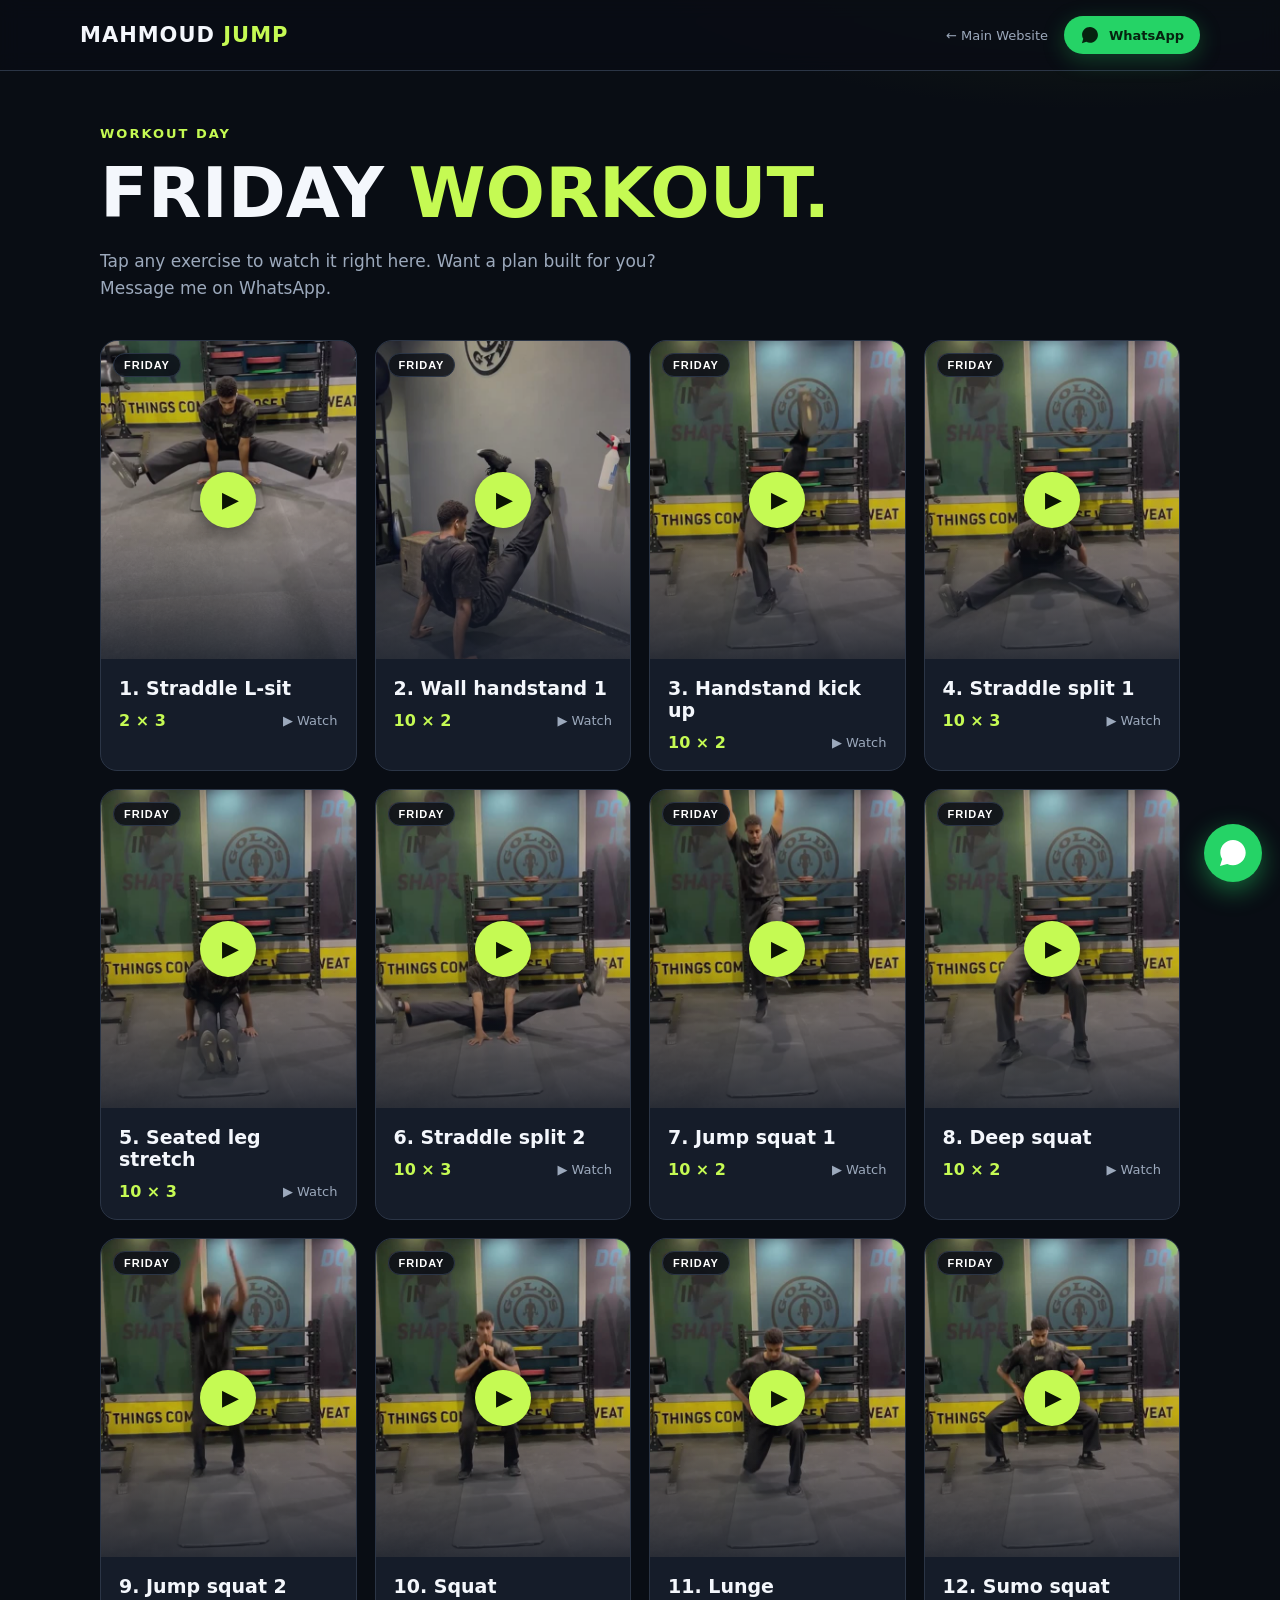
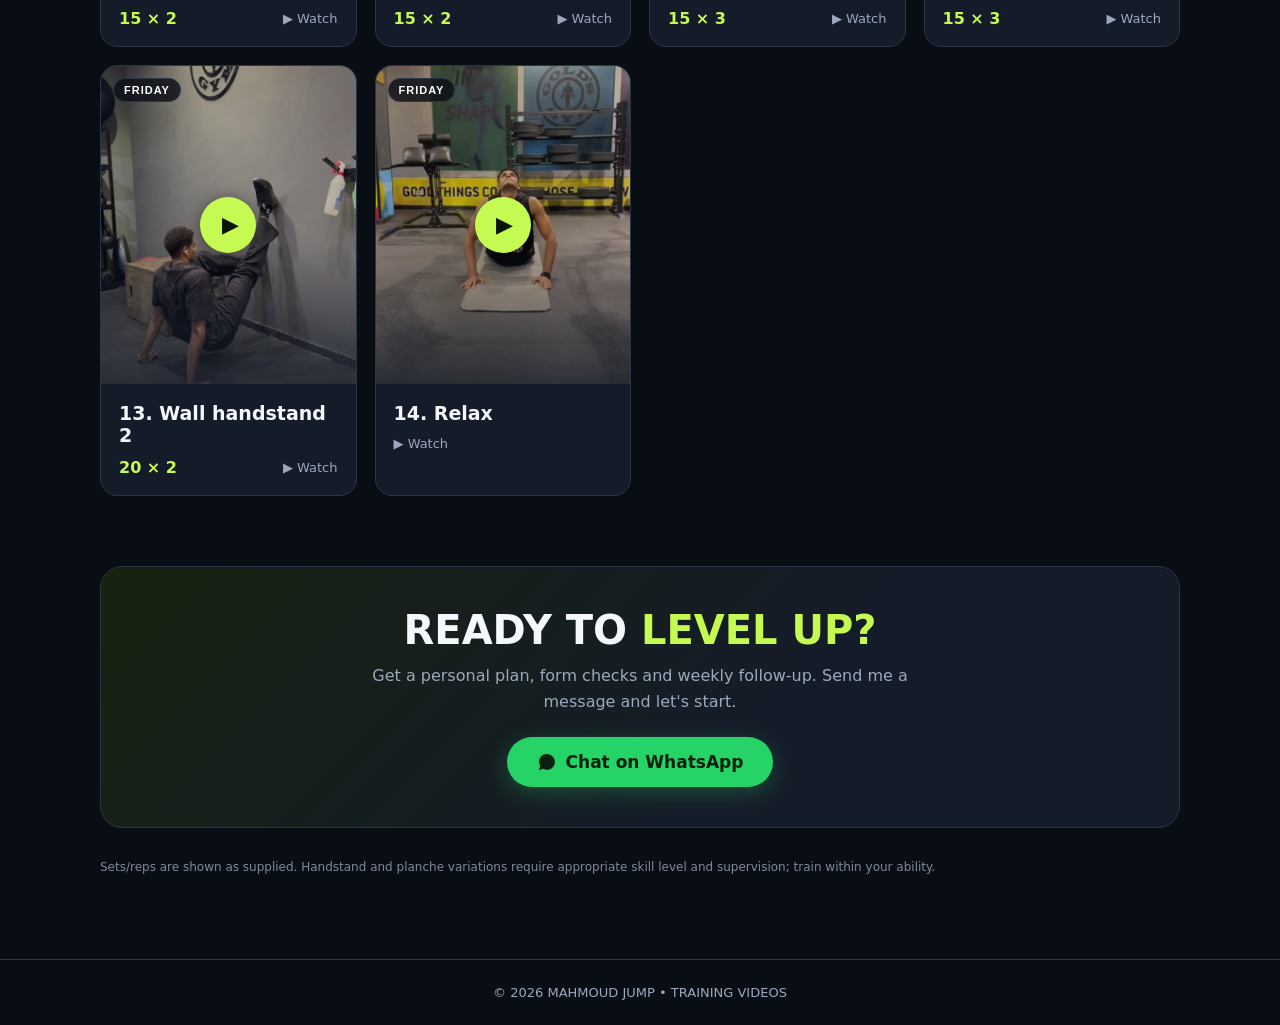
<file: index.html>
<!doctype html>
<html lang="en">
<head>
<meta charset="utf-8">
<meta name="viewport" content="width=device-width, initial-scale=1">
<title>MAHMOUD JUMP | Friday Workout</title>
<meta name="description" content="Friday workout videos by Mahmoud Jump with sets and reps. Online coaching on WhatsApp.">
<meta name="theme-color" content="#090d14">
<meta name="robots" content="index,follow">
<meta name="format-detection" content="telephone=no">
<meta property="og:type" content="website">
<meta name="twitter:card" content="summary">
<meta property="og:title" content="MAHMOUD JUMP | Friday Workout">
<meta property="og:description" content="Friday workout videos by Mahmoud Jump with sets and reps. Online coaching on WhatsApp.">
<link rel="icon" href="data:image/svg+xml,%3Csvg xmlns='http://www.w3.org/2000/svg' viewBox='0 0 100 100'%3E%3Crect width='100' height='100' rx='22' fill='%23090d14'/%3E%3Ctext x='50' y='68' font-size='56' font-weight='900' text-anchor='middle' fill='%23c5fa53' font-family='Arial'%3EMJ%3C/text%3E%3C/svg%3E">
<link rel="stylesheet" href="assets/style.css">
</head>
<body>
<noscript><p style="padding:20px;text-align:center">Please enable JavaScript to view the training videos.</p></noscript>
<script src="assets/app.js"></script>
<script>
// Friday workout. One line per exercise: [title, sets/reps (or '' for none), file name inside /videos and /posters]
// To add a video: put NAME.mp4 in /videos and NAME.jpg in /posters, then add a line:  ['Exercise name','5 × 3','NAME'],
MJ.mount({
day:'friday',
title:'Friday',
workouts:[
  ["Straddle L-sit", "2 × 3", "fri-straddle-l-sit"],
  ["Wall handstand 1", "10 × 2", "fri-wall-handstand-1"],
  ["Handstand kick up", "10 × 2", "fri-handstand-kick-up"],
  ["Straddle split 1", "10 × 3", "fri-straddle-split-1"],
  ["Seated leg stretch", "10 × 3", "fri-seated-leg-stretch"],
  ["Straddle split 2", "10 × 3", "fri-straddle-split-2"],
  ["Jump squat 1", "10 × 2", "fri-jump-squat-1"],
  ["Deep squat", "10 × 2", "fri-deep-squat"],
  ["Jump squat 2", "15 × 2", "fri-jump-squat-2"],
  ["Squat", "15 × 2", "fri-squat"],
  ["Lunge", "15 × 3", "fri-lunge"],
  ["Sumo squat", "15 × 3", "fri-sumo-squat"],
  ["Wall handstand 2", "20 × 2", "fri-wall-handstand-2"],
  ["Relax", "", "relax"]
]
});
</script>
</body>
</html>
</file>
<file: assets/style.css>
:root{color-scheme:dark;--bg:#090d14;--panel:#151c29;--line:#2b3546;--accent:#c5fa53;--muted:#9ca9bc;--wa:#25d366}
*{box-sizing:border-box}
html{scroll-behavior:smooth}
body{margin:0;background:radial-gradient(900px 400px at 85% -5%,#1b2a14 0,transparent 60%),var(--bg);color:#f4f7fc;font-family:Inter,system-ui,-apple-system,"Segoe UI",Arial,sans-serif;-webkit-font-smoothing:antialiased}
a{color:inherit;text-decoration:none}
header{position:sticky;top:0;z-index:20;padding:16px max(20px,calc((100vw - 1120px)/2));border-bottom:1px solid var(--line);display:flex;justify-content:space-between;align-items:center;gap:14px;background:#090d14e6;backdrop-filter:blur(10px)}
header strong{font-size:21px;letter-spacing:1px}
header strong span{color:var(--accent)}
.nav{display:flex;align-items:center;gap:16px}
.home{font-size:13px;color:var(--muted)}
.home:hover{color:#fff}
.btn{display:inline-flex;align-items:center;gap:9px;border-radius:999px;font-weight:800;padding:12px 22px;font-size:15px;transition:transform .15s,box-shadow .15s}
.btn:hover{transform:translateY(-2px)}
.btn-wa{background:var(--wa);color:#06220f;box-shadow:0 6px 22px #25d36644}
.btn-wa:hover{box-shadow:0 8px 28px #25d36677}
.btn-sm{padding:9px 16px;font-size:13px}
.btn svg{width:20px;height:20px;flex:none}
main{max-width:1120px;margin:auto;padding:55px 20px 70px}
.eyebrow{color:var(--accent);font-size:13px;font-weight:800;letter-spacing:2px}
h1{font-size:clamp(38px,6vw,70px);line-height:1.05;margin:16px 0}
h1 span{color:var(--accent)}
p{color:var(--muted);line-height:1.6}
.hero{margin-bottom:38px}
.hero p{max-width:620px;font-size:17px}
.hero .btn{margin-top:10px}
.tabs{display:flex;gap:10px;flex-wrap:wrap;margin-bottom:26px}
.tabs button{cursor:pointer;border:1px solid var(--line);background:var(--panel);color:#fff;padding:12px 20px;border-radius:999px;font-weight:700;font-size:15px;font-family:inherit;transition:.15s}
.tabs button:hover{border-color:var(--accent)}
.tabs button.active{background:var(--accent);color:#0c1204;border-color:var(--accent)}
.grid{display:grid;grid-template-columns:repeat(auto-fill,minmax(235px,1fr));gap:18px}
.card{border:1px solid var(--line);background:var(--panel);border-radius:17px;overflow:hidden;transition:transform .2s,border-color .2s}
.card:hover{transform:translateY(-4px);border-color:#47557066}
.thumb{position:relative;aspect-ratio:4/5;background:#202a3b;display:flex;align-items:center;justify-content:center;cursor:pointer;width:100%;border:0;padding:0;color:var(--accent);overflow:hidden}
.thumb img{width:100%;height:100%;object-fit:cover;position:absolute;inset:0;opacity:.82;transition:.3s}
.card:hover .thumb img{opacity:1;transform:scale(1.04)}
.thumb::after{content:"";position:absolute;inset:auto 0 0 0;height:45%;background:linear-gradient(transparent,#151c29cc)}
.play{z-index:1;background:var(--accent);color:#0b1303;border-radius:50%;width:56px;height:56px;display:grid;place-items:center;font-size:22px;padding-left:4px;box-shadow:0 4px 20px #0008;transition:transform .2s}
.card:hover .play{transform:scale(1.1)}
.badge{position:absolute;z-index:2;top:12px;left:12px;background:#090d14cc;border:1px solid var(--line);color:#fff;font-size:11px;font-weight:800;letter-spacing:1px;padding:5px 10px;border-radius:999px;backdrop-filter:blur(6px)}
.soon{cursor:default}
.soon .play{display:none}
.soon-label{z-index:1;font-weight:800;letter-spacing:1px;color:var(--muted);font-size:14px;text-align:center;padding:0 16px}
.content{padding:18px}
.content h3{margin:0 0 12px;font-size:19px}
.meta{display:flex;justify-content:space-between;align-items:center;gap:10px}
.dose{font-weight:800;color:var(--accent)}
.watch{font-size:13px;color:var(--muted)}
.cta{margin-top:70px;border:1px solid var(--line);background:linear-gradient(135deg,#17220f,#151c29 60%);border-radius:22px;padding:40px 28px;text-align:center}
.cta h2{margin:0 0 10px;font-size:clamp(26px,4vw,40px)}
.cta h2 span{color:var(--accent)}
.cta p{max-width:560px;margin:0 auto 22px}
.cta .btn{font-size:17px;padding:15px 30px}
.note{margin-top:30px;font-size:12px;opacity:.8}
footer{border-top:1px solid var(--line);text-align:center;padding:25px;color:var(--muted);font-size:13px}
.modal{position:fixed;inset:0;background:#000d;display:none;align-items:center;justify-content:center;padding:16px;z-index:50;backdrop-filter:blur(4px)}
.modal.open{display:flex}
.modal-inner{width:min(440px,100%);max-height:100%;display:flex;flex-direction:column}
.modal-head{display:flex;justify-content:space-between;align-items:center;gap:10px;margin-bottom:10px}
.modal-head strong{font-size:15px}
.close{cursor:pointer;border:0;background:var(--accent);color:#111;padding:9px 14px;border-radius:8px;font-weight:800;font-family:inherit;flex:none}
.verr{display:none;position:absolute;inset:0;align-items:center;justify-content:center;text-align:center;padding:24px;background:#0b111b;color:#dfe6f2;font-size:14px;line-height:1.6}
.verr.show{display:flex}
.video-wrap{position:relative;aspect-ratio:9/16;max-height:calc(100vh - 150px);margin:0 auto;width:min(100%,calc((100vh - 150px)*9/16));background:#000;border-radius:14px;overflow:hidden;border:1px solid var(--line)}
.video-wrap video{width:100%;height:100%;display:block;object-fit:contain;background:#000}
.modal-foot{display:flex;justify-content:space-between;gap:10px;align-items:center;margin-top:10px;font-size:13px}
.modal-foot .nv{display:flex;gap:8px}
.modal-foot button{cursor:pointer;border:1px solid var(--line);background:var(--panel);color:#fff;padding:8px 14px;border-radius:999px;font-weight:700;font-family:inherit;font-size:13px}
.modal-foot button:hover{border-color:var(--accent)}
.modal-foot a{color:var(--wa);font-weight:700}
.fab{position:fixed;right:18px;bottom:18px;z-index:30;width:58px;height:58px;border-radius:50%;background:var(--wa);display:grid;place-items:center;box-shadow:0 8px 26px #25d36677;animation:pulse 2.4s infinite}
.fab svg{width:32px;height:32px;fill:#fff}
@keyframes pulse{0%{box-shadow:0 0 0 0 #25d36699}70%{box-shadow:0 0 0 16px #25d36600}100%{box-shadow:0 0 0 0 #25d36600}}
@media(max-width:560px){header{padding:14px 16px}.home{display:none}main{padding-top:35px}.btn-sm{padding:9px 14px}.grid{grid-template-columns:repeat(2,1fr);gap:12px}.content{padding:12px}.content h3{font-size:15px}.dose{font-size:13px}.watch{display:none}.play{width:46px;height:46px;font-size:18px}.tabs button{padding:10px 14px;font-size:13px}}
@media(prefers-reduced-motion:reduce){*{animation:none!important;transition:none!important}}
.brand{color:inherit}
.tabs a{display:inline-block;border:1px solid var(--line);background:var(--panel);color:#fff;padding:12px 20px;border-radius:999px;font-weight:700;font-size:15px;transition:.15s}
.tabs a:hover{border-color:var(--accent)}
.tabs a.active{background:var(--accent);color:#0c1204;border-color:var(--accent)}
.days{display:grid;grid-template-columns:repeat(auto-fill,minmax(200px,1fr));gap:16px}
.daycard{display:flex;flex-direction:column;gap:6px;border:1px solid var(--line);background:var(--panel);border-radius:17px;padding:24px 20px;transition:transform .2s,border-color .2s}
.daycard:hover{transform:translateY(-4px);border-color:var(--accent)}
.daycard .dn{color:var(--accent);font-weight:800;letter-spacing:2px;font-size:13px}
.daycard strong{font-size:24px}
.daycard .go{color:var(--muted);font-size:13px;margin-top:8px}
.daypager{display:flex;justify-content:space-between;gap:12px;margin-top:34px}
.daypager a{border:1px solid var(--line);background:var(--panel);padding:12px 20px;border-radius:999px;font-weight:700;font-size:15px;transition:.15s}
.daypager a:hover{border-color:var(--accent)}
.empty{grid-column:1/-1;text-align:center;padding:50px 0;font-weight:700}
@media(max-width:560px){.tabs a{padding:10px 14px;font-size:13px}.days{grid-template-columns:repeat(2,1fr);gap:12px}.daycard{padding:18px 14px}.daycard strong{font-size:19px}.daypager a{padding:10px 14px;font-size:13px}}
</file>
